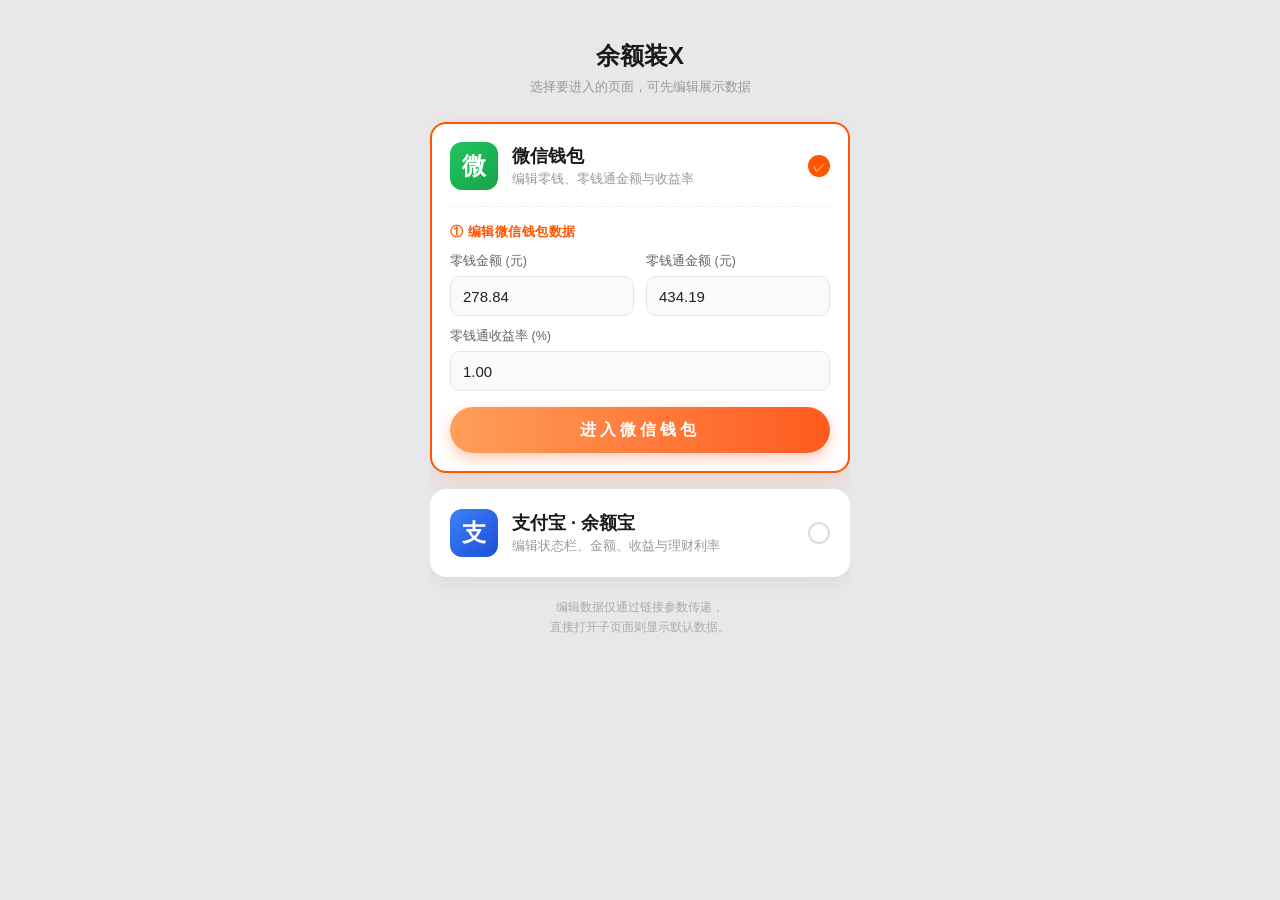
<file: index.html>
<!DOCTYPE html>
<html lang="zh-CN">
<head>
    <meta charset="UTF-8">
    <meta name="viewport" content="width=device-width, initial-scale=1.0">
    <title>余额装X - 入口</title>
    <style>
        * {
            margin: 0;
            padding: 0;
            box-sizing: border-box;
            font-family: -apple-system, BlinkMacSystemFont, "PingFang SC", "Helvetica Neue", Arial, sans-serif;
        }

        body {
            background-color: #e8e8ea;
            color: #333;
            font-size: 16px;
            min-height: 100vh;
            display: flex;
            justify-content: center;
            align-items: flex-start;
            padding: 40px 16px;
        }

        .entry-wrap {
            width: 100%;
            max-width: 420px;
            min-width: 0;
            overflow-x: hidden;
        }

        .page-title {
            text-align: center;
            font-size: 24px;
            font-weight: 700;
            color: #1a1a1a;
            margin-bottom: 6px;
        }

        .page-sub {
            text-align: center;
            font-size: 13px;
            color: #999;
            margin-bottom: 26px;
        }

        /* 选择卡片 */
        .choice-card {
            background: #fff;
            border-radius: 16px;
            padding: 18px;
            margin-bottom: 16px;
            box-shadow: 0 6px 20px rgba(0, 0, 0, 0.06);
            border: 2px solid transparent;
            cursor: pointer;
            transition: border-color .2s, box-shadow .2s;
            overflow: hidden;
        }

        .choice-card.active {
            border-color: #ff5500;
            box-shadow: 0 8px 24px rgba(255, 85, 0, 0.15);
        }

        .choice-head {
            display: flex;
            align-items: center;
            gap: 14px;
        }

        .choice-icon {
            width: 48px;
            height: 48px;
            border-radius: 12px;
            display: flex;
            align-items: center;
            justify-content: center;
            font-size: 24px;
            color: #fff;
            font-weight: 700;
            flex-shrink: 0;
        }

        .icon-vx { background: linear-gradient(135deg, #22c55e, #16a34a); }
        .icon-zfb { background: linear-gradient(135deg, #3b82f6, #1d4ed8); }

        .choice-info { flex: 1; }

        .choice-name {
            font-size: 18px;
            font-weight: 600;
            color: #1a1a1a;
        }

        .choice-desc {
            font-size: 12.5px;
            color: #999;
            margin-top: 3px;
        }

        .choice-check {
            width: 22px;
            height: 22px;
            border-radius: 50%;
            border: 2px solid #ddd;
            display: flex;
            align-items: center;
            justify-content: center;
            color: #fff;
            font-size: 13px;
            flex-shrink: 0;
        }

        .choice-card.active .choice-check {
            background: #ff5500;
            border-color: #ff5500;
        }

        /* 编辑表单 */
        .form-panel {
            display: none;
            border-top: 1px dashed #eee;
            margin-top: 16px;
            padding-top: 16px;
        }

        .choice-card.active .form-panel {
            display: block;
        }

        .form-title {
            font-size: 13px;
            color: #ff5500;
            font-weight: 600;
            margin-bottom: 12px;
            letter-spacing: .5px;
        }

        .form-grid {
            display: grid;
            grid-template-columns: 1fr 1fr;
            gap: 12px;
            min-width: 0;
        }

        .form-item {
            display: flex;
            flex-direction: column;
            gap: 6px;
            min-width: 0;
            max-width: 100%;
        }

        .form-item.full {
            grid-column: 1 / -1;
        }

        .form-item label {
            font-size: 12.5px;
            color: #666;
            white-space: nowrap;
            overflow: hidden;
            text-overflow: ellipsis;
        }

        .form-item input {
            width: 100%;
            max-width: 100%;
            min-width: 0;
            height: 40px;
            border: 1px solid #e5e5e5;
            border-radius: 10px;
            padding: 0 12px;
            font-size: 15px;
            color: #222;
            background: #fafafa;
            outline: none;
            transition: border-color .2s, background .2s, box-shadow .2s;
            -webkit-appearance: none;
            appearance: none;
        }

        .form-item input:focus {
            border-color: #ff5500;
            background: #fff;
            box-shadow: 0 0 0 3px rgba(255, 85, 0, 0.12);
        }

        .form-item input::-webkit-outer-spin-button,
        .form-item input::-webkit-inner-spin-button {
            -webkit-appearance: none;
            margin: 0;
        }

        .form-item input[type=number] {
            -moz-appearance: textfield;
        }

        .btn-enter {
            width: 100%;
            height: 46px;
            border: none;
            border-radius: 23px;
            margin-top: 16px;
            font-size: 16px;
            font-weight: 600;
            letter-spacing: 4px;
            color: #fff;
            cursor: pointer;
            background: linear-gradient(90deg, #ff9f5a 0%, #ff5a1f 100%);
            box-shadow: 0 6px 16px rgba(255, 90, 31, 0.3);
            transition: transform .15s, box-shadow .15s;
        }

        .btn-enter:active {
            transform: scale(.98);
            box-shadow: 0 3px 10px rgba(255, 90, 31, 0.25);
        }

        .tip {
            text-align: center;
            font-size: 12px;
            color: #aaa;
            margin-top: 20px;
            line-height: 1.7;
        }

        @media (max-width: 400px) {
            .form-grid { grid-template-columns: 1fr; }
            body { padding: 24px 12px; }
        }
    </style>
</head>
<body>
    <div class="entry-wrap">
        <div class="page-title">余额装X</div>
        <div class="page-sub">选择要进入的页面，可先编辑展示数据</div>

        <!-- 选择1：微信 / 支付宝 -->
        <div class="choice-card" id="cardVx">
            <div class="choice-head">
                <div class="choice-icon icon-vx">微</div>
                <div class="choice-info">
                    <div class="choice-name">微信钱包</div>
                    <div class="choice-desc">编辑零钱、零钱通金额与收益率</div>
                </div>
                <div class="choice-check">✓</div>
            </div>

            <!-- 选择2-①：vx 编辑表单 -->
            <div class="form-panel">
                <div class="form-title">① 编辑微信钱包数据</div>
                <div class="form-grid">
                    <div class="form-item">
                        <label for="vx_lingqian">零钱金额 (元)</label>
                        <input id="vx_lingqian" type="text" inputmode="decimal" value="278.84">
                    </div>
                    <div class="form-item">
                        <label for="vx_lingqiantong">零钱通金额 (元)</label>
                        <input id="vx_lingqiantong" type="text" inputmode="decimal" value="434.19">
                    </div>
                    <div class="form-item full">
                        <label for="vx_rate">零钱通收益率 (%)</label>
                        <input id="vx_rate" type="text" inputmode="decimal" value="1.00">
                    </div>
                </div>
                <button class="btn-enter" id="btnEnterVx">进入微信钱包</button>
            </div>
        </div>

        <div class="choice-card" id="cardZfb">
            <div class="choice-head">
                <div class="choice-icon icon-zfb">支</div>
                <div class="choice-info">
                    <div class="choice-name">支付宝 · 余额宝</div>
                    <div class="choice-desc">编辑状态栏、金额、收益与理财利率</div>
                </div>
                <div class="choice-check">✓</div>
            </div>

            <!-- 选择2-②：zfb 编辑表单 -->
            <div class="form-panel">
                <div class="form-title">② 编辑余额宝数据</div>
                <div class="form-grid">
                    <div class="form-item">
                        <label for="zfb_time">状态栏时间</label>
                        <input id="zfb_time" type="text" value="10:33">
                    </div>
                    <div class="form-item">
                        <label for="zfb_battery">电量比值 (0-100)</label>
                        <input id="zfb_battery" type="number" min="0" max="100" value="41">
                    </div>
                    <div class="form-item full">
                        <label for="zfb_rate7d">七日年化率 (%)</label>
                        <input id="zfb_rate7d" type="text" inputmode="decimal" value="0.9620">
                    </div>
                    <div class="form-item full">
                        <label for="zfb_total">总金额 (元)</label>
                        <input id="zfb_total" type="text" inputmode="decimal" value="1065510.96">
                    </div>
                    <div class="form-item">
                        <label for="zfb_available">可用 (元)</label>
                        <input id="zfb_available" type="text" inputmode="decimal" value="1065510.96">
                    </div>
                    <div class="form-item">
                        <label for="zfb_saved">攒着 (元)</label>
                        <input id="zfb_saved" type="text" inputmode="decimal" value="0.00">
                    </div>
                    <div class="form-item">
                        <label for="zfb_yesterday">昨日收益 (元)</label>
                        <input id="zfb_yesterday" type="text" inputmode="decimal" value="21.70">
                    </div>
                    <div class="form-item">
                        <label for="zfb_cumulative">累计收益 (元)</label>
                        <input id="zfb_cumulative" type="text" inputmode="decimal" value="100175.27">
                    </div>
                    <div class="form-item">
                        <label for="zfb_huoqi">活期理财利率 (%)</label>
                        <input id="zfb_huoqi" type="text" inputmode="decimal" value="1.92">
                    </div>
                    <div class="form-item">
                        <label for="zfb_dingqi">定期理财利率 (%)</label>
                        <input id="zfb_dingqi" type="text" inputmode="decimal" value="3.36">
                    </div>
                </div>
                <button class="btn-enter" id="btnEnterZfb">进入余额宝</button>
            </div>
        </div>

        <div class="tip">编辑数据仅通过链接参数传递，<br>直接打开子页面则显示默认数据。</div>
    </div>

    <script>
        var cardVx = document.getElementById('cardVx');
        var cardZfb = document.getElementById('cardZfb');

        cardVx.addEventListener('click', function (e) {
            if (e.target.tagName === 'INPUT' || e.target.tagName === 'BUTTON') return;
            cardVx.classList.add('active');
            cardZfb.classList.remove('active');
        });

        cardZfb.addEventListener('click', function (e) {
            if (e.target.tagName === 'INPUT' || e.target.tagName === 'BUTTON') return;
            cardZfb.classList.add('active');
            cardVx.classList.remove('active');
        });

        cardVx.classList.add('active');

        function val(id) {
            return encodeURIComponent(document.getElementById(id).value.trim());
        }

        document.getElementById('btnEnterVx').addEventListener('click', function () {
            var qs = 'lingqian=' + val('vx_lingqian') + '&lingqiantong=' + val('vx_lingqiantong') + '&rate=' + val('vx_rate');
            window.location.href = 'pages/vx.html?' + qs;
        });

        document.getElementById('btnEnterZfb').addEventListener('click', function () {
            var qs = [
                'time=' + val('zfb_time'),
                'battery=' + val('zfb_battery'),
                'rate7d=' + val('zfb_rate7d'),
                'total=' + val('zfb_total'),
                'available=' + val('zfb_available'),
                'saved=' + val('zfb_saved'),
                'yesterday=' + val('zfb_yesterday'),
                'cumulative=' + val('zfb_cumulative'),
                'huoqi=' + val('zfb_huoqi'),
                'dingqi=' + val('zfb_dingqi')
            ].join('&');
            window.location.href = 'pages/zfb.html?' + qs;
        });
    </script>
</body>
</html>
</file>
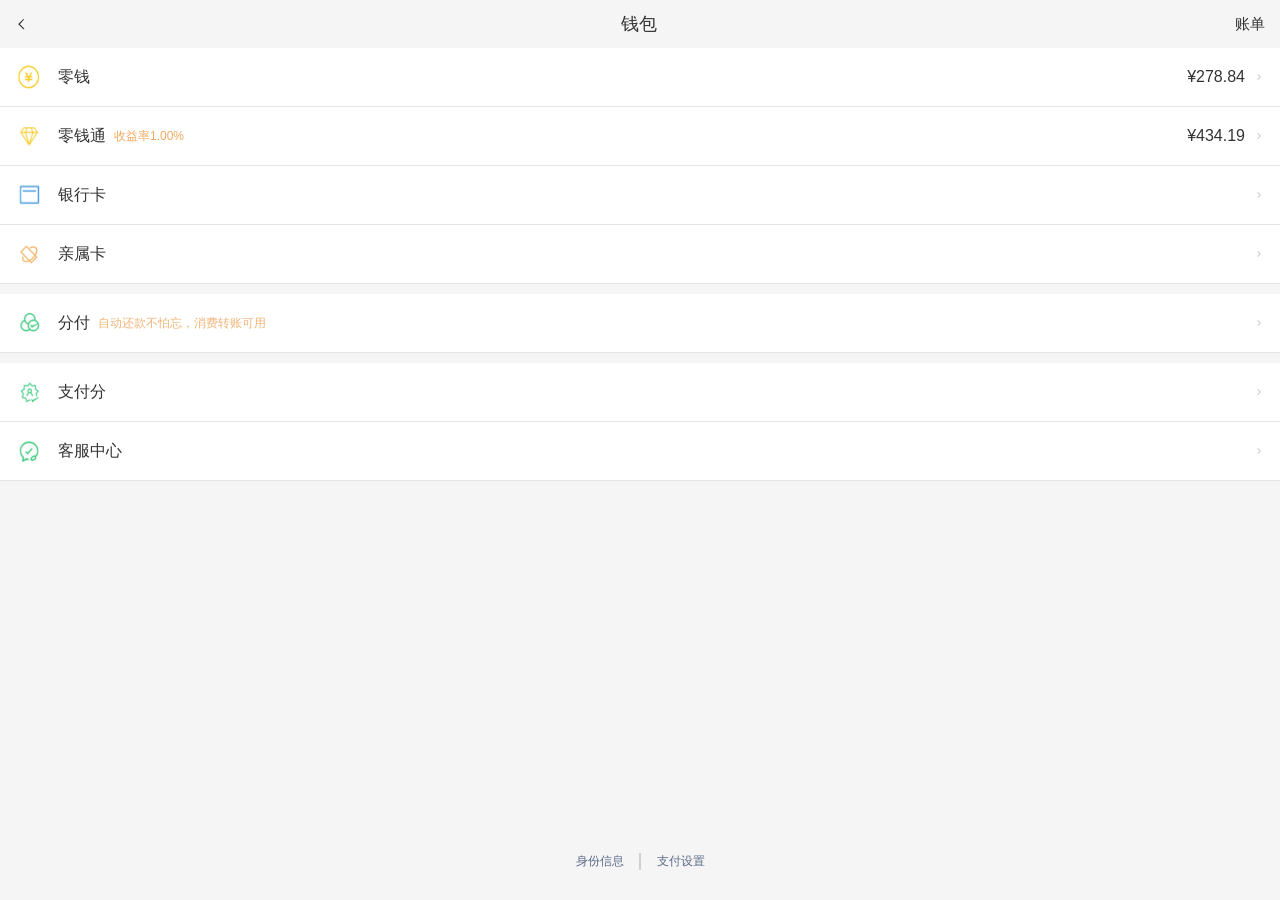
<file: pages/vx.html>
<!DOCTYPE html>
<html lang="zh-CN">
<head>
    <meta charset="UTF-8">
    <meta name="viewport" content="width=device-width, initial-scale=1.0">
    <title>微信钱包</title>
    <style>
        * {
            margin: 0;
            padding: 0;
            box-sizing: border-box;
            font-family: -apple-system, BlinkMacSystemFont, "PingFang SC", "Helvetica Neue", Arial, sans-serif;
        }

        body {
            background-color: #f5f5f5;
            color: #333;
            font-size: 16px;
        }

        /* 顶部导航栏 */
        .header {
            display: flex;
            align-items: center;
            justify-content: space-between;
            padding: 12px 15px;
            background-color: #f5f5f5;
            position: relative;
        }

        .back-icon {
            width: 12px;
            height: 20px;
            background: url("data:image/svg+xml,%3Csvg t='1722268337659' class='icon' viewBox='0 0 1024 1024' version='1.1' xmlns='http://www.w3.org/2000/svg' p-id='4331' width='200' height='200'%3E%3Cpath d='M724.053333 959.957333a42.624 42.624 0 0 1-30.165333-12.522666L299.306667 552.853333a42.666667 42.666667 0 0 1 0-60.330666l394.581333-394.581334a42.666667 42.666667 0 1 1 60.330667 60.330667L420.16 522.666667l364.224 364.224a42.666667 42.666667 0 0 1-30.165334 73.066666z' fill='%23333333' p-id='4332'%3E%3C/path%3E%3C/svg%3E") no-repeat center;
            background-size: contain;
        }

        .header-title {
            font-size: 18px;
            font-weight: 500;
            margin-left: 15px;
        }

        .bill {
            font-size: 15px;
            color: #333;
        }

        /* 钱包内容区域 */
        .wallet-container {
            background-color: #fff;
        }

        .wallet-item {
            display: flex;
            align-items: center;
            justify-content: space-between;
            padding: 15px;
            border-bottom: 1px solid #e5e5e5;
        }

        /* 每个item的左侧（图标+文字） */
        .item-left {
            display: flex;
            align-items: center;
        }

        .item-text-wrapper {
            display: flex;
            align-items: center;
        }

        .item-icon {
            width: 28px;
            height: 28px;
            margin-right: 15px;
        }

        /* 右侧箭头 */
        .arrow-right {
            width: 12px;
            height: 12px;
            background: url("data:image/svg+xml,%3Csvg xmlns='http://www.w3.org/2000/svg' viewBox='0 0 24 24' fill='%23ccc'%3E%3Cpath d='M10 6L8.59 7.41 13.17 12l-4.58 4.59L10 18l6-6-6-6z'/%3E%3C/svg%3E") no-repeat center;
            background-size: contain;
        }

        /* 金额/备注文字 */
        .item-right {
            display: flex;
            align-items: center;
        }

        .money {
            font-size: 16px;
            color: #333;
            margin-right: 8px;
        }

        .rate {
            font-size: 12px;
            color: #f3a85e;
            margin-left: 8px;
        }

        /* 分付右侧备注文字 */
        .fenfu-desc {
            font-size: 12px;
            color: #f0b478;
            margin-left: 8px;
        }

        /* 底部文字区域 */
        .footer {
            position: absolute;
            bottom: 30px;
            left: 50%;
            transform: translateX(-50%);
            display: flex;
            justify-content: center;
            align-items: center;
            font-size: 12px;
            color: #5c6b88;
        }

        .footer span {
            margin: 0 8px;
        }

        .footer span:first-child {
            border-right: 1px solid #adadad;
            padding-right: 16px;
        }

        /* 分割线样式（分付上下） */
        .divider {
            height: 10px;
            background-color: #f5f5f5;
        }

        a { text-decoration: none; color: inherit; }
    </style>
</head>
<body>
    <!-- 顶部导航 -->
    <div class="header">
        <a href="../index.html"><div class="back-icon"></div></a>
        <div class="header-title">钱包</div>
        <div class="bill">账单</div>
    </div>

    <!-- 钱包内容 -->
    <div class="wallet-container">
        <!-- 零钱 -->
        <div class="wallet-item">
            <div class="item-left">
                <img class="item-icon" src="../img/coin.png" alt="">
                <div>零钱</div>
            </div>
            <div class="item-right">
                <div class="money" id="moneyLingqian">¥278.84</div>
                <div class="arrow-right"></div>
            </div>
        </div>

        <!-- 零钱通 -->
        <div class="wallet-item">
            <div class="item-left">
                <img class="item-icon" src="../img/mony.png" alt="">
                <div class="item-text-wrapper">
                    <div>零钱通</div>
                    <div class="rate" id="lingqianRate">收益率1.00%</div>
                </div>
            </div>
            <div class="item-right">
                <div class="money" id="moneyLingqiantong">¥434.19</div>
                <div class="arrow-right"></div>
            </div>
        </div>

        <!-- 银行卡 -->
        <div class="wallet-item">
            <div class="item-left">
                <img class="item-icon" src="../img/card.png" alt="">
                <div>银行卡</div>
            </div>
            <div class="arrow-right"></div>
        </div>

        <!-- 亲属卡 -->
        <div class="wallet-item">
            <div class="item-left">
                <img class="item-icon" src="../img/card2.png" alt="">
                <div>亲属卡</div>
            </div>
            <div class="arrow-right"></div>
        </div>
    </div>

    <!-- 分割线 -->
    <div class="divider"></div>

    <!-- 分付区域 -->
    <div class="wallet-container">
        <div class="wallet-item">
            <div class="item-left">
                <img class="item-icon" src="../img/jifen.png" alt="">
                <div class="item-text-wrapper">
                    <div>分付</div>
                    <div class="fenfu-desc">自动还款不怕忘，消费转账可用</div>
                </div>
            </div>
            <div class="item-right">
                <div class="arrow-right"></div>
            </div>
        </div>
    </div>

    <!-- 分割线 -->
    <div class="divider"></div>

    <!-- 支付分/客服中心 -->
    <div class="wallet-container">
        <!-- 支付分 -->
        <div class="wallet-item">
            <div class="item-left">
                <img class="item-icon" src="../img/zhifufen.png" alt="">
                <div>支付分</div>
            </div>
            <div class="arrow-right"></div>
        </div>

        <!-- 客服中心 -->
        <div class="wallet-item">
            <div class="item-left">
                <img class="item-icon" src="../img/kefu.png" alt="">
                <div>客服中心</div>
            </div>
            <div class="arrow-right"></div>
        </div>
    </div>

    <!-- 底部文字 -->
    <div class="footer">
        <span>身份信息</span>
        <span>支付设置</span>
    </div>

    <script>
        (function () {
            var params = new URLSearchParams(window.location.search);

            function parseAmount(v) {
                if (v === null) return null;
                var n = parseFloat(String(v).replace(/,/g, ''));
                return isNaN(n) ? null : n;
            }

            function formatMoney(n) {
                return '¥' + n.toLocaleString('zh-CN', {
                    minimumFractionDigits: 2,
                    maximumFractionDigits: 2
                });
            }

            var lingqian = parseAmount(params.get('lingqian'));
            if (lingqian !== null) {
                document.getElementById('moneyLingqian').textContent = formatMoney(lingqian);
            }

            var lingqiantong = parseAmount(params.get('lingqiantong'));
            if (lingqiantong !== null) {
                document.getElementById('moneyLingqiantong').textContent = formatMoney(lingqiantong);
            }

            // 零钱通收益率（保留原始小数位）
            var rate = params.get('rate');
            if (rate !== null) {
                rate = String(rate).replace(/,/g, '').replace(/%$/, '');
                if (!isNaN(parseFloat(rate))) {
                    document.getElementById('lingqianRate').textContent = '收益率' + rate + '%';
                }
            }
        })();
    </script>
</body>
</html>
</file>
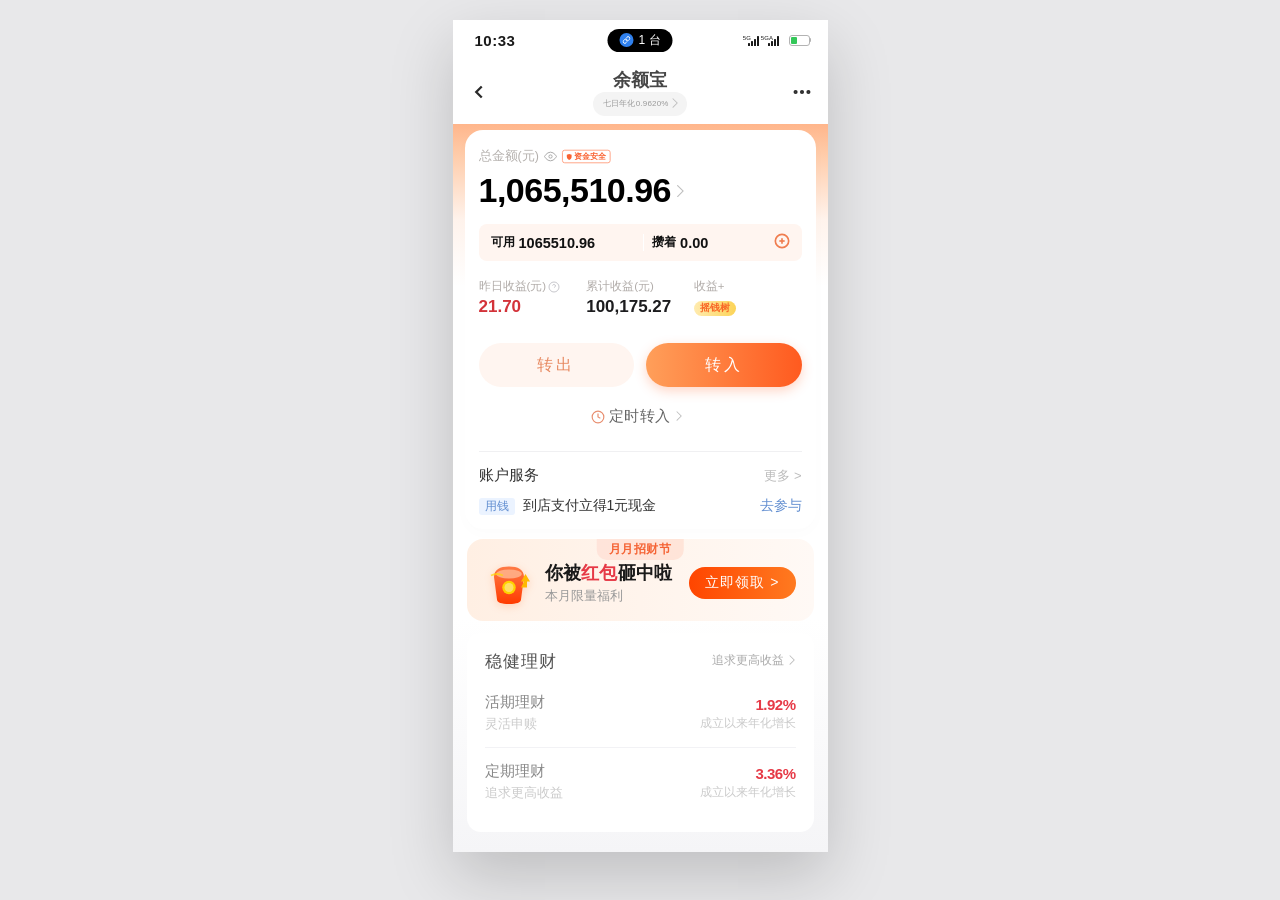
<file: pages/zfb.html>
<!DOCTYPE html>
<html lang="zh-CN">
	<head>
		<meta charset="UTF-8">
		<meta name="viewport" content="width=device-width, initial-scale=1.0">
		<title>余额宝</title>
		<link rel="stylesheet" href="../css/Zstyle.css">
	</head>
	<body>

		<div class="phone-container">
			<!-- ================= 1. 安卓系统状态栏 ================= -->
			<div class="status-bar">
				<!-- 时间 -->
				<div class="status-left" id="statusTime">10:33</div>

				<!-- 顶部黑色椭圆胶囊通知 -->
				<div class="status-center-capsule">
					<div class="capsule-icon">
						<svg viewBox="0 0 24 24" fill="none" stroke="#fff" stroke-width="3">
							<path d="M10 13a5 5 0 0 0 7.54.54l3-3a5 5 0 0 0-7.07-7.07l-1.72 1.71"></path>
							<path d="M14 11a5 5 0 0 0-7.54-.54l-3 3a5 5 0 0 0 7.07 7.07l1.71-1.71"></path>
						</svg>
					</div>
					<span>1 台</span>
				</div>

				<!-- 右侧状态图标 -->
				<div class="status-right">
					<svg viewBox="0 0 24 24" fill="none" stroke="#fff" stroke-width="3">
						<path d="M10 13a5 5 0 0 0 7.54.54l3-3a5 5 0 0 0-7.07-7.07l-1.72 1.71"></path>
						<path d="M14 11a5 5 0 0 0-7.54-.54l-3 3a5 5 0 0 0 7.07 7.07l1.71-1.71"></path>
					</svg>
					<!-- <span class="net-text">5G</span> -->
					<!-- 主卡信号 -->
					<div class="signal-group">
						<span class="net-text">5G</span>
						<div class="signal-bars">
							<span></span><span></span><span></span><span></span>
						</div>
					</div>
					<!-- 副卡信号 5GA -->
					<!-- <span class="net-text">5GA</span> -->
					<div class="signal-group">
						<span class="net-text-2">5GA</span>
						<div class="signal-bars secondary">
							<span></span><span></span><span></span><span></span>
						</div>
					</div>
					<!-- 电量 -->
					<div class="battery-wrapper">
						<!-- <span class="battery-text">41</span> -->
					<div class="battery-box">
						<div class="battery-level" id="batteryLevel"></div>
							<!-- 电量雷电标志 -->
							<!-- <svg class="bolt-icon" viewBox="0 0 24 24"><path d="M13 2L3 14h9l-1 8 10-12h-9z"/></svg> -->
						</div>
					</div>
				</div>
			</div>

			<!-- ================= 2. 头部导航栏 ================= -->
			<div class="nav-bar">
				<div class="nav-left" id="navBack" style="cursor:pointer">
					<svg viewBox="0 0 24 24" fill="none" stroke="currentColor" stroke-width="2.5">
						<polyline points="15 18 9 12 15 6"></polyline>
					</svg>
				</div>
				<div class="nav-title-box">
					<div class="nav-title">余额宝</div>
					<div class="nav-subtitle">七日年化<span id="rate7d">0.9620%</span>
						<svg id="custom-arrow-right" t="1789992254940" class="icon" viewBox="0 0 1024 1024"
							version="1.1" xmlns="http://www.w3.org/2000/svg" p-id="2675" width="20" height="20">
							<path
								d="M633.69543222 513.62121222l-187.91964261 186.24304734a16.47896769 16.47896769 0 0 0-0.06797007 23.35149777l5.83535703 5.85801374a16.61490785 16.61490785 0 0 0 23.42702007 0.07048748l205.55661903-203.7088399a16.50917662 16.50917662 0 0 0 0.07048747-23.36156739L476.24904106 297.14910222c-6.45212255-6.46219219-16.94972342-6.49491851-23.42702006-0.06797008l-5.87060078 5.82276999a16.49407215 16.49407215 0 0 0-0.07048749 23.36408481l186.81449949 187.35322528z"
								fill="#bfbfbf" p-id="2676"></path>
						</svg>
					</div>
				</div>
				<div class="nav-right">
					<svg viewBox="0 0 24 24" fill="none" stroke="currentColor" stroke-width="2.5">
						<circle cx="5" cy="12" r="1"></circle>
						<circle cx="12" cy="12" r="1"></circle>
						<circle cx="19" cy="12" r="1"></circle>
					</svg>
				</div>
			</div>

			<!-- ================= 3. 核心资产主卡片 ================= -->
			<div class="main-card">
				<!-- 总金额标签栏 -->
				<div class="balance-label-row">
					<span class="label-main-text">总金额(元)</span>
					<svg class="icon-eye" viewBox="0 0 24 24" fill="none" stroke="currentColor" stroke-width="1.8">
						<path d="M1 12s4-8 11-8 11 8 11 8-4 8-11 8-11-8-11-8z"></path>
						<circle cx="12" cy="12" r="3"></circle>
					</svg>
					<div class="security-tag">
						<svg viewBox="0 0 24 24" fill="currentColor">
							<path d="M12 22s8-4 8-10V5l-8-3-8 3v7c0 6 8 10 8 10z" />
						</svg>
						<span>资金安全</span>
					</div>
				</div>

				<!-- 主金额 -->
				<div class="balance-amount-row">
					<span class="balance-amount" id="totalAmount">1,065,510.96</span>
					<svg id="custom-arrow-right2" t="1789992254940" class="icon" viewBox="0 0 1024 1024" version="1.1"
						xmlns="http://www.w3.org/2000/svg" p-id="2675" width="20" height="20">
						<path
							d="M633.69543222 513.62121222l-187.91964261 186.24304734a16.47896769 16.47896769 0 0 0-0.06797007 23.35149777l5.83535703 5.85801374a16.61490785 16.61490785 0 0 0 23.42702007 0.07048748l205.55661903-203.7088399a16.50917662 16.50917662 0 0 0 0.07048747-23.36156739L476.24904106 297.14910222c-6.45212255-6.46219219-16.94972342-6.49491851-23.42702006-0.06797008l-5.87060078 5.82276999a16.49407215 16.49407215 0 0 0-0.07048749 23.36408481l186.81449949 187.35322528z"
							fill="#bfbfbf" p-id="2676"></path>
					</svg>
				</div>

				<!-- 可用/攒着细分账户栏 -->
				<div class="sub-account-box">
					<div class="sub-account-item">
					<span class="sub-label">可用</span>
					<span class="sub-val" id="availableAmount">1065510.96</span>
					</div>
					<div class="sub-account-divider"></div>
					<div class="sub-account-item">
					<span class="sub-label">攒着</span>
					<span class="sub-val" id="savedAmount">0.00</span>
					</div>
					<div class="add-icon-btn">
						<svg viewBox="0 0 24 24" fill="none" stroke="#f07d4f" stroke-width="2.5">
							<circle cx="12" cy="12" r="10"></circle>
							<line x1="12" y1="8" x2="12" y2="16"></line>
							<line x1="8" y1="12" x2="16" y2="12"></line>
						</svg>
					</div>
				</div>

				<!-- 收益网格布局 -->
				<div class="profit-grid">
					<div class="profit-item">
						<div class="profit-label">
							<span>昨日收益(元)</span>
							<svg viewBox="0 0 24 24" fill="none" stroke="currentColor" stroke-width="2">
								<circle cx="12" cy="12" r="10"></circle>
								<path d="M9.09 9a3 3 0 0 1 5.83 1c0 2-3 3-3 3"></path>
								<line x1="12" y1="17" x2="12.01" y2="17"></line>
							</svg>
						</div>
						<div class="profit-val text-red" id="yesterdayProfit">21.70</div>
					</div>
					<div class="profit-item">
					<div class="profit-label">累计收益(元)</div>
					<div class="profit-val text-dark" id="cumulativeProfit">100,175.27</div>
					</div>
					<div class="profit-item">
						<div class="profit-label justify-end">收益+</div>
						<div class="badge-tree">摇钱树</div>
					</div>
				</div>

				<!-- 操作按钮组 -->
				<div class="btn-group">
					<button class="btn-action btn-out">转出</button>
					<button class="btn-action btn-in">转入</button>
				</div>

				<!-- 定时转入入口 -->
				<div class="time-in-row">
					<svg viewBox="0 0 24 24" fill="none" stroke="#e88e6f" stroke-width="2">
						<circle cx="12" cy="12" r="10"></circle>
						<polyline points="12 6 12 12 16 14"></polyline>
					</svg>
					<span>定时转入 <svg id="custom-arrow-right" t="1789992254940" class="icon" viewBox="0 0 1024 1024"
							version="1.1" xmlns="http://www.w3.org/2000/svg" p-id="2675" width="20" height="20">
							<path
								d="M633.69543222 513.62121222l-187.91964261 186.24304734a16.47896769 16.47896769 0 0 0-0.06797007 23.35149777l5.83535703 5.85801374a16.61490785 16.61490785 0 0 0 23.42702007 0.07048748l205.55661903-203.7088399a16.50917662 16.50917662 0 0 0 0.07048747-23.36156739L476.24904106 297.14910222c-6.45212255-6.46219219-16.94972342-6.49491851-23.42702006-0.06797008l-5.87060078 5.82276999a16.49407215 16.49407215 0 0 0-0.07048749 23.36408481l186.81449949 187.35322528z"
								fill="#bfbfbf" p-id="2676"></path>
						</svg>
					</span>
				</div>

				<!-- 账户服务公告区域 -->
				<div class="service-section">
					<div class="service-header">
						<span class="service-title">账户服务</span>
						<span class="service-more">更多 &gt;</span>
					</div>
					<div class="service-notice">
						<div class="notice-left">
							<span class="notice-tag">用钱</span>到店支付立得1元现金
						</div>
						<div class="notice-right">去参与</div>
					</div>
				</div>
			</div>

			<!-- ================= 4. 月月招财节广告 Banner ================= -->
			<div class="promo-banner">
				<div class="promo-badge-top">月月招财节</div>
				<div class="promo-content">
					<div class="promo-left">
						<div class="promo-icon-box">
							<!-- 红包/福袋 SVG -->
							<svg class="lucky-bag" viewBox="0 0 64 64">
								<defs>
									<linearGradient id="bagGrad" x1="0%" y1="0%" x2="0%" y2="100%">
										<stop offset="0%" stop-color="#FF7A45" />
										<stop offset="100%" stop-color="#FF3B00" />
									</linearGradient>
								</defs>
								<path
									d="M12,24 C12,14 20,10 32,10 C44,10 52,14 52,24 L48,54 C48,58 42,60 32,60 C22,60 16,58 16,54 Z"
									fill="url(#bagGrad)" />
								<ellipse cx="32" cy="20" rx="17" ry="6" fill="#FFB088" opacity="0.9" />
								<path d="M8 22 Q16 18 24 22" stroke="#FFD800" stroke-width="2.5" fill="none"
									opacity="0.7" />
								<!-- 金币圆 -->
								<circle cx="32" cy="38" r="9" fill="#FFD200" />
								<circle cx="32" cy="38" r="6" fill="#FFE066" />
								<!-- 上升箭头 -->
								<path d="M48 38 L56 38 L56 30 L60 30 L54 20 L48 30 L52 30 Z" fill="#FFB800" />
							</svg>
						</div>
						<div class="promo-text-group">
							<div class="promo-text-main">你被<span class="text-red-prom">红包</span>砸中啦</div>
							<div class="promo-text-sub">本月限量福利</div>
						</div>
					</div>
					<div class="promo-btn">立即领取 &gt;</div>
				</div>
			</div>

			<!-- ================= 5. 下部稳健理财产品推荐列表 ================= -->
			<div class="invest-section">
				<div class="invest-header">
					<span class="invest-title">稳健理财</span>
					<span class="invest-more">追求更高收益 <svg id="custom-arrow-right" t="1789992254940" class="icon"
							viewBox="0 0 1024 1024" version="1.1" xmlns="http://www.w3.org/2000/svg" p-id="2675"
							width="20" height="20">
							<path
								d="M633.69543222 513.62121222l-187.91964261 186.24304734a16.47896769 16.47896769 0 0 0-0.06797007 23.35149777l5.83535703 5.85801374a16.61490785 16.61490785 0 0 0 23.42702007 0.07048748l205.55661903-203.7088399a16.50917662 16.50917662 0 0 0 0.07048747-23.36156739L476.24904106 297.14910222c-6.45212255-6.46219219-16.94972342-6.49491851-23.42702006-0.06797008l-5.87060078 5.82276999a16.49407215 16.49407215 0 0 0-0.07048749 23.36408481l186.81449949 187.35322528z"
								fill="#bfbfbf" p-id="2676"></path>
						</svg>
					</span>
				</div>

				<div class="invest-item">
					<div>
						<div class="invest-name">活期理财</div>
						<div class="invest-desc">灵活申赎</div>
					</div>
					<div class="invest-rate-box">
						<div class="invest-rate" id="huoqiRate">1.92%</div>
						<div class="invest-rate-label">成立以来年化增长</div>
					</div>
				</div>

				<div class="invest-item">
					<div>
						<div class="invest-name">定期理财</div>
						<div class="invest-desc">追求更高收益</div>
					</div>
					<div class="invest-rate-box">
						<div class="invest-rate" id="dingqiRate">3.36%</div>
						<div class="invest-rate-label">成立以来年化增长</div>
					</div>
				</div>
			</div>
		</div>

		<script>
			(function () {
				var params = new URLSearchParams(window.location.search);

				function get(key) {
					return params.has(key) ? params.get(key) : null;
				}

				function parseAmount(v) {
					if (v === null) return null;
					var n = parseFloat(String(v).replace(/,/g, ''));
					return isNaN(n) ? null : n;
				}

				function formatAmount(n) {
					return n.toLocaleString('zh-CN', {
						minimumFractionDigits: 2,
						maximumFractionDigits: 2
					});
				}

				function setText(id, text) {
					document.getElementById(id).textContent = text;
				}

				// 保留原始字符串的利率值（避免 0.9620 被截成 0.962）
				function getRate(key) {
					var raw = get(key);
					if (raw === null) return null;
					raw = String(raw).replace(/,/g, '').replace(/%$/, '');
					return isNaN(parseFloat(raw)) ? null : raw;
				}

				// 时间
				var time = get('time');
				if (time) setText('statusTime', time);

				// 电量比值
				var battery = parseAmount(get('battery'));
				if (battery !== null) {
					battery = Math.max(0, Math.min(100, battery));
					document.getElementById('batteryLevel').style.width = battery + '%';
				}

				// 七日年化率
				var rate7d = getRate('rate7d');
				if (rate7d !== null) setText('rate7d', rate7d + '%');

				// 总金额
				var total = parseAmount(get('total'));
				if (total !== null) setText('totalAmount', formatAmount(total));

				// 可用
				var available = parseAmount(get('available'));
				if (available !== null) setText('availableAmount', formatAmount(available));

				// 攒着
				var saved = parseAmount(get('saved'));
				if (saved !== null) setText('savedAmount', formatAmount(saved));

				// 昨日收益
				var yesterday = parseAmount(get('yesterday'));
				if (yesterday !== null) setText('yesterdayProfit', formatAmount(yesterday));

				// 累计收益
				var cumulative = parseAmount(get('cumulative'));
				if (cumulative !== null) setText('cumulativeProfit', formatAmount(cumulative));

				// 活期理财利率
				var huoqi = getRate('huoqi');
				if (huoqi !== null) setText('huoqiRate', huoqi + '%');

				// 定期理财利率
				var dingqi = getRate('dingqi');
				if (dingqi !== null) setText('dingqiRate', dingqi + '%');

				// 返回入口页
				document.getElementById('navBack').addEventListener('click', function () {
					window.location.href = '../index.html';
				});
			})();
		</script>

	</body>
</html>
</file>
<file: css/Zstyle.css>
* ================= 全局变量与重置 ================= */
:root {
    /* 背景：顶部橙红渐变 -> 中部白 -> 底部浅灰白 */
    --bg-top-orange: #FF7A3D;
    --bg-top-orange-light: #FFB88A;
    --bg-mid-white: #FFFFFF;
    --bg-bottom-grey: #F5F5F7;

    /* 文字色 */
    --text-black: #1A1A1A;
    --text-dark: #222222;
    --text-grey: #888888;
    --text-light-grey: #B0B0B0;

    /* 品牌色 */
    --brand-orange: #FF5500;
    --brand-orange-light: #FF8A3D;
    --brand-red: #E63946;
    --brand-red-deep: #D7282A;
    --gold-yellow: #FFD700;

    /* 卡片与分隔 */
    --card-bg: #FFFFFF;
    --border-light: #F0F0F2;
}

* {
    box-sizing: border-box;
    margin: 0;
    padding: 0;
}

body {
    background-color: #E8E8EA;
    font-family: -apple-system, "PingFang SC", "Helvetica Neue", "Microsoft YaHei", sans-serif;
    -webkit-font-smoothing: antialiased;
    -moz-osx-font-smoothing: grayscale;
    display: flex;
    justify-content: center;
    align-items: flex-start;
    min-height: 100vh;
    padding: 20px 0;
}

/* ================= 手机容器 ================= */
.phone-container {
    width: 375px;
    min-height: 812px;
    background: linear-gradient(180deg, 
        #FF7033 0%, 
        #FF9A66 8%, 
        #FFCBA8 16%,
        #FFF3EC 24%,
        #FFFFFF 32%,
        #FFFFFF 72%,
        #F5F5F7 100%);
    box-shadow: 0 24px 60px rgba(0, 0, 0, 0.18);
    position: relative;
    overflow-x: hidden;
    overflow-y: auto;
    border-radius: 0;
}

.phone-container::-webkit-scrollbar {
    width: 0;
    display: none;
}

/* ================= 1. 状态栏 ================= */
.status-bar {
    height: 40px;
    display: flex;
    justify-content: space-between;
    align-items: center;
    padding: 0 18px 0 22px;
    box-sizing: border-box;
    position: relative;
    z-index: 99;
    background: #FFFFFF;
}

.status-left {
    font-size: 15px;
    font-weight: 600;
    color: #1A1A1A;
    letter-spacing: 0.5px;
    background: #FFFFFF;
}

.status-center-capsule {
    background-color: #000000;
    color: #ffffff;
    border-radius: 16px;
    padding: 3px 12px;
    display: flex;
    align-items: center;
    gap: 5px;
    font-size: 12px;
    font-weight: 500;
    position: absolute;
    left: 50%;
    transform: translateX(-50%);
    white-space: nowrap;
}

.capsule-icon {
    width: 14px;
    height: 14px;
    background: #2F80ED;
    border-radius: 50%;
    display: flex;
    align-items: center;
    justify-content: center;
}

.capsule-icon svg {
    width: 8px;
    height: 8px;
}

.status-right {
    display: flex;
    align-items: center;
    gap: 3px;
}

.status-right svg {
    color: #1A1A1A;
}

.icon-refresh {
    width: 12px;
    height: 12px;
    margin-right: 1px;
    color: #1A1A1A !important;
}

.signal-group {
    display: flex;
    flex-direction: column;
    align-items: center;
    justify-content: center;
    gap: 0px;
	margin-right: 4PX;
}

.net-text {
    font-size: 6px;
    font-weight: 500;
    color: #1A1A1A;
	margin-left: -12PX;
    letter-spacing: 0.2px;
    line-height: 1;
	margin-bottom: -5PX;
}

.net-text-2 {
    font-size: 6px;
    font-weight: 500;
	margin-left: -12PX;
    color: #1A1A1A;
    letter-spacing: 0.2px;
    line-height: 1;
	margin-bottom: -5PX;
}

.signal-bars {
    display: flex;
    align-items: flex-end;
    gap: 1px;
    height: 10px;
    padding: 0 1px;
}

.signal-bars span {
    width: 2px;
    background: #1A1A1A;
    border-radius: 0.5px;
}

.signal-bars span:nth-child(1) { height: 3px; }
.signal-bars span:nth-child(2) { height: 5px; }
.signal-bars span:nth-child(3) { height: 7px; }
.signal-bars span:nth-child(4) { height: 9.5px; }

.signal-bars.secondary span {
    /* background: #8A8A8A; */
}

.battery-wrapper {
    display: flex;
    align-items: center;
    margin-left: 2px;
}

.battery-text {
    font-size: 10px;
    font-weight: 600;
    color: #34C759;
    margin-right: 2px;
}

.battery-box {
    width: 21px;
    height: 11px;
    border: 1px solid #b3b3b3;
    border-radius: 3px;
    position: relative;
    padding: 1px;
    display: flex;
    align-items: center;
}

.battery-box::after {
    content: '';
    width: 1.5px;
    height: 4px;
    background: #b3b3b3;
    position: absolute;
    right: -2.5px;
    top: 50%;
    transform: translateY(-50%);
    border-radius: 0 1px 1px 0;
}

.battery-level {
    height: 100%;
    width: 41%;
    background: #34C759;
    border-radius: 1px;
}

.bolt-icon {
    position: absolute;
    width: 10px !important;
    height: 10px !important;
    fill: #34C759;
    left: 6px;
    top: 50%;
    transform: translateY(-50%);
}

/* ================= 2. 导航栏 ================= */
.nav-bar {
    height: 64px;
    display: flex;
    justify-content: space-between;
    align-items: center;
    padding: 0 14px;
    background: #FFFFFF;
}

.nav-left, .nav-right {
    width: 24px;
    display: flex;
    align-items: center;
    justify-content: center;
}

.nav-bar svg {
    width: 22px;
    height: 22px;
    color: #2A2A2A;
}

.nav-title-box {
    text-align: center;
    flex: 1;
}

.nav-title {
    font-size: 18px;
    font-weight: 700;
    color: #464646;
    /* letter-spacing: 1px; */
}

.nav-subtitle {
    font-size: 8px;
    color: #999999;
    background: #f4f4f4;
    border-radius: 14px;
    padding: 0 2px 0 10px;
    display: inline-block;
    letter-spacing: 0.2px;
}

#custom-arrow-right {
    width: 22px;         /* 控制箭头的大小，可以根据文字大小微调 */
    height: 22px;
    color: #D1D1D6;      /* 完美还原图片中这种淡淡的灰色 */
    margin-left: -8px;    /*与左侧文本保持优雅的微小间距*/
    margin-bottom: 2px;    /*与左侧文本保持优雅的微小间距*/
    display: inline-block;
    vertical-align: middle; /* 确保与前后的文本在垂直方向完美居中对齐 */
    
    /* 可选：为完美匹配图片中那种由于模糊或低分辨率带来的柔和感，可以加一点极轻的阴影 */
    /* filter: drop-shadow(0px 1px 1px rgba(0, 0, 0, 0.05)); */
}

/* ================= 3. 主卡片 ================= */
.main-card {
    background: #ffffff;
    margin: 6px 12px 10px 12px;
    border-radius: 18px;
    padding: 18px 14px 14px 14px;
    box-shadow: 0 4px 16px rgba(0,0,0,0.015);
}

.balance-label-row {
    display: flex;
    align-items: center;
    gap: 5px;
    font-size: 12.5px;
    color: #b4b0ad;
}
.icon-eye {
    width: 13px;
    height: 13px;
    color: #A9A9A9;
}
.security-tag {
    border: 1px solid #FF9E7D;
    color: #f96231;
    font-size: 9px;
    font-weight: 600;
    padding: 0px 3px;
    border-radius: 3px;
    display: flex;
    align-items: center;
    gap: 1.5px;
    transform: scale(0.9);
    transform-origin: left center;
}
.security-tag svg {
    width: 8px;
    height: 8px;
    color: var(--brand-orange);
}

.balance-amount-row {
    margin-top: 6px;
    display: flex;
    align-items: center;
}
.balance-amount {
    font-size: 34px;
    font-weight: 700;
    color: #000000;
    letter-spacing: -0.5px;
}
#custom-arrow-right2 {
    width: 28px;         /* 控制箭头的大小，可以根据文字大小微调 */
    height: 28px;
	font-weight: 700;
    color: #ccccc9;      /* 完美还原图片中这种淡淡的灰色 */
    margin-left: -6px;    /*与左侧文本保持优雅的微小间距*/
    /* margin-bottom: 2px;    /*与左侧文本保持优雅的微小间距*/ */
    display: inline-block;
    vertical-align: middle; /* 确保与前后的文本在垂直方向完美居中对齐 */
    
    /* 可选：为完美匹配图片中那种由于模糊或低分辨率带来的柔和感，可以加一点极轻的阴影 */
    /* filter: drop-shadow(0px 1px 1px rgba(0, 0, 0, 0.05)); */
}

.arrow-thin {
    font-size: 16px;
    color: #D1D1D6;
    margin-left: 5px;
    font-weight: 300;
}

/* “可用/攒着”框缩减内边距以契合原图 */
.sub-account-box {
    background: #FFF5F0;
    border-radius: 8px;
    display: flex;
    padding: 10px 12px;
    margin-top: 14px;
    position: relative;
}
.sub-account-item {
    display: flex;
    align-items: center;
    gap: 4px;
}
.sub-label {
    font-size: 12px;
    color: #111111;
		font-weight: 700;
}
.sub-val {
    font-size: 14.5px;
    font-weight: 700;
    color: #111111;
}
.sub-account-divider {
    width: 1px;
    background: #FFFFFF;
    margin: 0 8px 0 48px;
}
.add-icon-btn {
    position: absolute;
    right: 12px;
    top: 50%;
    transform: translateY(-50%);
}
.add-icon-btn svg {
    width: 16px;
    height: 16px;
    color: var(--brand-orange);
}

/* 收益三列排版微调 */
.profit-grid {
    display: flex;
    margin-top: 18px;
}
.profit-item {
    flex: 1;
}
.profit-label {
    font-size: 11.5px;
    color: #b1aca9;
    margin-bottom: 3px;
    display: flex;
    align-items: center;
    gap: 2px;
}
.profit-label svg {
    width: 12px;
    height: 12px;
    color: #C7C7CC;
}
.profit-val {
    font-size: 17px;
    font-weight: 700;
}
.text-red { color: #d3333a; }
.text-dark { color: #1C1C1E; }
.text-right { text-align: right; }

.badge-tree {
    background: linear-gradient(90deg, #ffebaf 0%, #fcd458 100%);
    color: #f86827;
    font-size: 9.5px;
    font-weight: bold;
    padding: 1px 6px;
    border-radius: 8px;
    display: inline-block;
}

/* 按钮组 */
.btn-group {
    display: flex;
    gap: 12px;
    margin-top: 26px;
}

.btn-action {
    flex: 1;
    height: 44px;
    border-radius: 22px;
    font-size: 16px;
    font-weight: 500;
    border: none;
    cursor: pointer;
    font-family: inherit;
    letter-spacing: 3px;
}

.btn-out {
    background: #FFF5F0;
    color: #e7885f;
}

.btn-in {
    background: linear-gradient(90deg, #FF9F5A 0%, #FF5A1F 100%);
    color: #FFFFFF;
    box-shadow: 0 4px 12px rgba(255, 90, 31, 0.25);
}

/* 定时转入 */
.time-in-row {
    display: flex;
    align-items: center;
    justify-content: center;
    gap: 4px;
    margin-top: 18px;
    font-size: 15px;
    color: #666666;
    font-weight: 400;
    letter-spacing: 0.3px;
}

.time-in-row svg {
    width: 14px;
    height: 14px;
    color: var(--brand-orange);
}

.time-in-row span {
    color: var(--brand-orange);
    font-weight: 500;
}

/* 账户服务 */
.service-section {
    margin-top: 22px;
    border-top: 1px solid #F0F0F2;
    padding-top: 14px;
}

.service-header {
    display: flex;
    justify-content: space-between;
    align-items: center;
    font-size: 14px;
    margin-bottom: 12px;
}

.service-title {
    font-weight: 500;
    color: #333333;
    font-size: 15px;
}

.service-more {
    color: #BBBBBB;
    font-size: 13px;
}

.service-notice {
    display: flex;
    justify-content: space-between;
    align-items: center;
    font-size: 14px;
}

.notice-left {
    color: #333333;
    display: flex;
    align-items: center;
}

.notice-tag {
    background: #EBF3FF;
    color: #638fd1;
    font-size: 11.5px;
    padding: 1px 6px;
    border-radius: 3px;
    margin-right: 8px;
    font-weight: 500;
}

.notice-right {
    color: #638fd1;
    font-size: 14px;
    font-weight: 500;
}

/* ================= 4. 广告 Banner ================= */
.promo-banner {
    background: linear-gradient(90deg, #FFEFE3 0%, #FFF9F5 100%);
    margin: 4px 14px 12px 14px;
    border-radius: 16px;
    padding: 14px 18px;
    position: relative;
    overflow: visible;
}

.promo-badge-top {
    position: absolute;
    top: 0;
    left: 50%;
    transform: translateX(-50%);
    background: linear-gradient(90deg, #ffe4da 0%, #ffe4d8 100%);
    color: #f56334;
    font-size: 12px;
    font-weight: 700;
    padding: 2px 12px;
    border-radius: 0 0 10px 10px;
    white-space: nowrap;
    letter-spacing: 0.5px;
}

.promo-content {
    display: flex;
    align-items: center;
    justify-content: space-between;
    margin-top: 6px;
}

.promo-left {
    display: flex;
    align-items: center;
    gap: 12px;
}

.promo-icon-box {
    width: 48px;
    height: 48px;
    position: relative;
}

.lucky-bag {
    width: 48px;
    height: 48px;
    filter: drop-shadow(0 2px 4px rgba(255, 90, 0, 0.2));
}

.promo-text-group {
    display: flex;
    flex-direction: column;
    justify-content: center;
}

.promo-text-main {
    font-size: 18px;
    font-weight: 600;
    color: #1A1A1A;
    letter-spacing: 0.3px;
}

.text-red-prom {
    color: #E63946;
}

.promo-text-sub {
    font-size: 13px;
    color: #999999;
    margin-top: 2px;
}

.promo-btn {
    background: linear-gradient(90deg, #FF4500 0%, #FF7A20 100%);
    color: #FFFFFF;
    font-size: 14px;
    font-weight: 500;
    padding: 7px 16px;
    border-radius: 22px;
    white-space: nowrap;
    letter-spacing: 1px;
}

/* ================= 5. 稳健理财 ================= */
.invest-section {
    background: #FFFFFF;
    margin: 0 14px 20px 14px;
    border-radius: 14px;
    padding: 16px 18px;
}

.invest-header {
    display: flex;
    justify-content: space-between;
    align-items: center;
    font-size: 15px;
    margin-bottom: 6px;
}

.invest-title {
    font-weight: 500;
    color: #515151;
    font-size: 17px;
    letter-spacing: 1px;
}

.invest-more {
    color: #AAAAAA;
    font-size: 11.5px;
	margin-right: -6px;
}

.invest-item {
    display: flex;
    justify-content: space-between;
    align-items: center;
    padding: 14px 0;
}

.invest-item:not(:last-child) {
    border-bottom: 1px solid #F2F2F5;
}

.invest-name {
    font-size: 15px;
    font-weight: 500;
    color: #888888;
}

.invest-desc {
    font-size: 12.5px;
    color: #cbcbcb;
    margin-top: 4px;
}

.invest-rate-box {
    text-align: right;
}

.invest-rate {
    font-size: 15px;
    font-weight: 500;
    color: #E63946;
	font-weight: 700;
    letter-spacing: -0.5px;
}

.invest-rate-label {
    font-size: 11.5px;
    color: #cbcbcb;
    margin-top: 3px;
}
</file>
